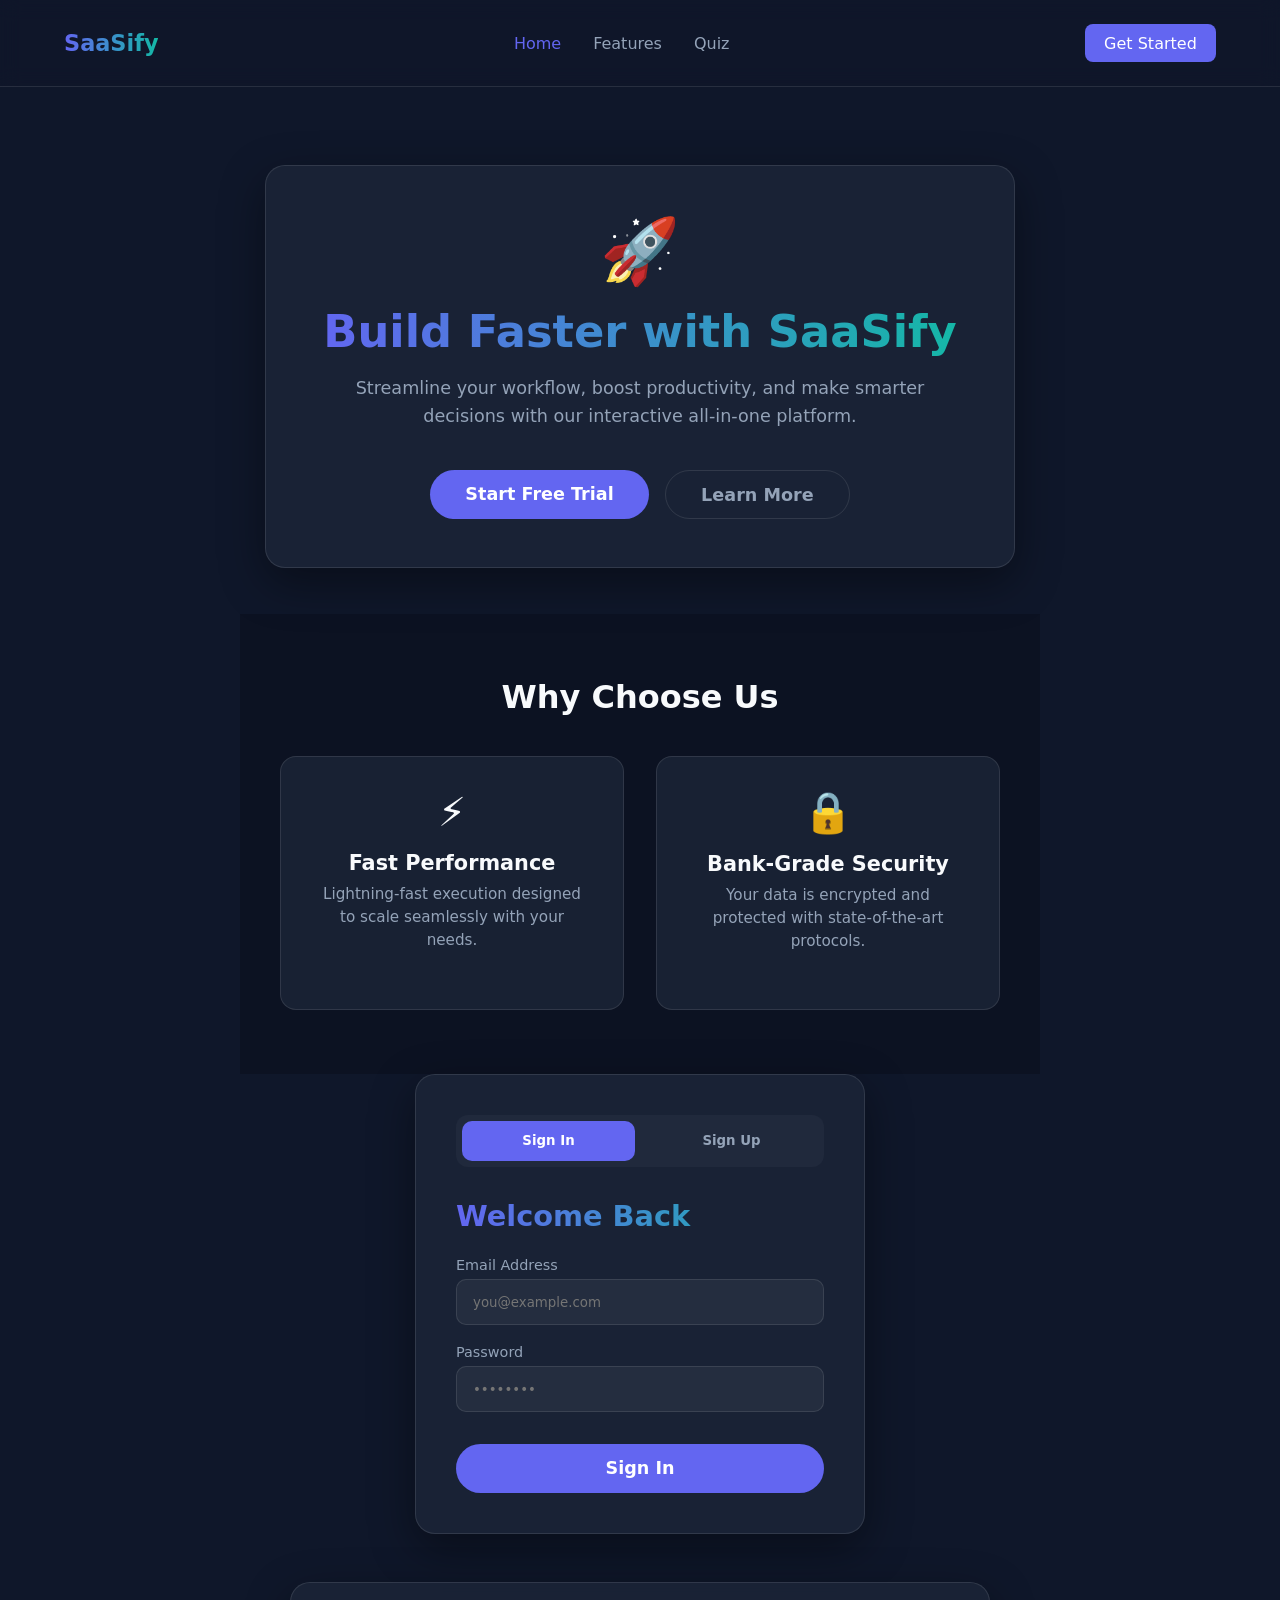
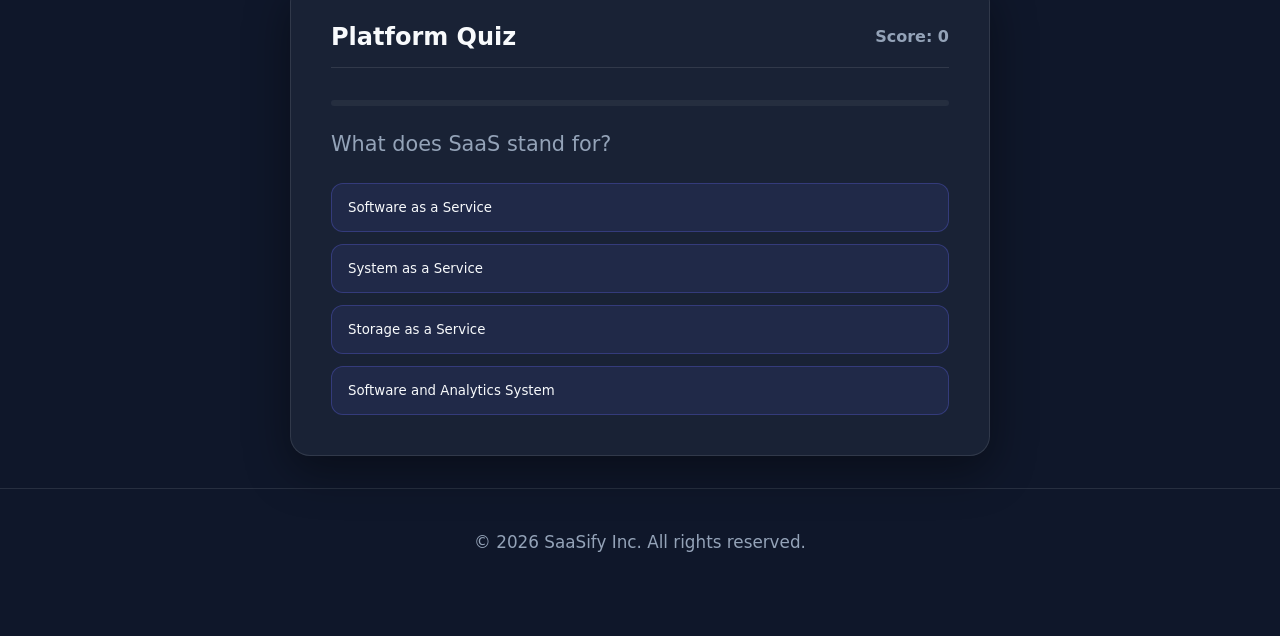
<file: index.html>
<!DOCTYPE html>
<html lang="en">
<head>
    <meta charset="UTF-8">
    <meta name="viewport" content="width=device-width, initial-scale=1.0">
    <title>SaaS Platform & Quiz</title>
    <!-- Linking CSS File -->
    <link rel="stylesheet" href="style.css">
</head>
<body>

    <!-- Navigation Bar -->
    <nav class="navbar">
        <div class="logo">SaaSify</div>
        <ul class="nav-links">
            <li><a href="#" class="active">Home</a></li>
            <li><a href="#features">Features</a></li>
            <li><a href="#quiz">Quiz</a></li>
        </ul>
        <a href="#auth" class="cta-button-nav">Get Started</a>
    </nav>

    <!-- Main Content Wrapper -->
    <div class="center-wrapper">
        <div class="container">

            <!-- Hero Section -->
            <section class="hero-section">
                <div class="hero-card">
                    <div class="icon">🚀</div>
                    <h1>Build Faster with SaaSify</h1>
                    <p>Streamline your workflow, boost productivity, and make smarter decisions with our interactive all-in-one platform.</p>
                    <div class="button-group">
                        <a href="#auth" class="cta-button">Start Free Trial</a>
                        <a href="#features" class="cta-button secondary-btn">Learn More</a>
                    </div>
                </div>
            </section>

            <!-- Features Section -->
            <section id="features" class="features-section">
                <h2 class="section-title">Why Choose Us</h2>
                <div class="features-grid">
                    <div class="feature-card">
                        <div class="feature-icon">⚡</div>
                        <h3>Fast Performance</h3>
                        <p>Lightning-fast execution designed to scale seamlessly with your needs.</p>
                    </div>
                    <div class="feature-card">
                        <div class="feature-icon">🔒</div>
                        <h3>Bank-Grade Security</h3>
                        <p>Your data is encrypted and protected with state-of-the-art protocols.</p>
                    </div>
                </div>
            </section>

            <!-- Authentication Form Section -->
            <section id="auth" class="form-container">
                <div class="form-toggle">
                    <button id="loginTabBtn" class="active" onclick="switchTab('login')">Sign In</button>
                    <button id="registerTabBtn" onclick="switchTab('register')">Sign Up</button>
                </div>

                <!-- Sign In Form -->
                <div id="loginForm" class="form-box">
                    <h2>Welcome Back</h2>
                    <form id="signInForm">
                        <div class="input-group">
                            <label>Email Address</label>
                            <input type="email" placeholder="you@example.com" required>
                        </div>
                        <div class="input-group">
                            <label>Password</label>
                            <input type="password" placeholder="••••••••" required>
                        </div>
                        <button type="submit" class="cta-button">Sign In</button>
                    </form>
                </div>

                <!-- Sign Up Form -->
                <div id="registerForm" class="form-box hide-form">
                    <h2>Create Account</h2>
                    <form id="signUpForm">
                        <div class="input-group">
                            <label>Full Name</label>
                            <input type="text" placeholder="John Doe" required>
                        </div>
                        <div class="input-group">
                            <label>Email Address</label>
                            <input type="email" placeholder="you@example.com" required>
                        </div>
                        <div class="input-group">
                            <label>Password</label>
                            <input type="password" placeholder="••••••••" required>
                        </div>
                        <button type="submit" class="cta-button">Create Account</button>
                    </form>
                </div>
            </section>

            <!-- Quiz Section -->
            <section id="quiz" class="quiz-container" style="margin-top: 3rem;">
                <div class="quiz-header">
                    <h2>Platform Quiz</h2>
                    <div class="stats">
                        <span>Score: <span id="score">0</span></span>
                    </div>
                </div>
                <div class="progress-bar"></div>
                <div id="quizBody">
                    <p id="questionText">Loading question...</p>
                    <div class="options-container" id="optionsContainer">
                        <!-- Options injected dynamically by JS -->
                    </div>
                </div>
                <div id="winnerSection" class="winner-section hide">
                    <div class="winner-trophy">🏆</div>
                    <h2>Congratulations!</h2>
                    <p>You completed the quiz successfully.</p>
                    <button class="cta-button" onclick="resetQuiz()">Try Again</button>
                </div>
            </section>

        </div>
    </div>

    <!-- Footer -->
    <footer>
        <p>&copy; 2026 SaaSify Inc. All rights reserved.</p>
    </footer>

    <!-- Linking JavaScript File -->
    <script src="script.js"></script>
</body>
</html>
</file>
<file: style.css>
/* ==========================================
   Root Variables & Resets
   ========================================== */
:root {
    --bg-color: #0f172a;
    --card-bg: rgba(30, 41, 59, 0.7);
    --accent-color: #6366f1;
    --accent-hover: #4f46e5;
    --text-main: #f8fafc;
    --text-muted: #94a3b8;
    --border-color: rgba(255, 255, 255, 0.1);
}

* {
    margin: 0;
    padding: 0;
    box-sizing: border-box;
    font-family: 'Segoe UI', system-ui, -apple-system, sans-serif;
}

body {
    background-color: var(--bg-color);
    color: var(--text-main);
    min-height: 100vh;
    overflow-x: hidden;
    display: flex;
    flex-direction: column;
}

/* ==========================================
   Centered Pages Layout
   ========================================== */
.center-wrapper {
    flex: 1;
    display: flex;
    justify-content: center;
    align-items: center;
    padding: 2rem 1rem;
}

.container {
    width: 100%;
    max-width: 800px;
}

/* ==========================================
   Animations
   ========================================== */
@keyframes fadeIn {
    from {
        opacity: 0;
        transform: translateY(20px);
    }
    to {
        opacity: 1;
        transform: translateY(0);
    }
}

@keyframes float {
    0%, 100% {
        transform: translateY(0);
    }
    50% {
        transform: translateY(-10px);
    }
}

@keyframes pulse {
    0%, 100% {
        box-shadow: 0 0 0 0 rgba(99, 102, 241, 0.4);
    }
    70% {
        box-shadow: 0 0 0 12px rgba(99, 102, 241, 0);
    }
}

/* ==========================================
   Card Styling
   ========================================== */
.card {
    background: var(--card-bg);
    backdrop-filter: blur(12px);
    -webkit-backdrop-filter: blur(12px);
    border: 1px solid var(--border-color);
    border-radius: 20px;
    padding: 3rem;
    box-shadow: 0 15px 35px rgba(0, 0, 0, 0.3);
    animation: fadeIn 0.8s ease-out forwards;
    text-align: center;
    transition: transform 0.3s ease, box-shadow 0.3s ease;
}

.card:hover {
    transform: translateY(-5px);
    box-shadow: 0 20px 40px rgba(0, 0, 0, 0.4);
}

.card .icon {
    font-size: 3.5rem;
    margin-bottom: 1.5rem;
    display: inline-block;
    animation: float 4s ease-in-out infinite;
}

h1 {
    font-size: 2.5rem;
    font-weight: 700;
    margin-bottom: 1.2rem;
    background: linear-gradient(90deg, #6366f1, #14b8a6);
    -webkit-background-clip: text;
    -webkit-text-fill-color: transparent;
}

p {
    color: var(--text-muted);
    font-size: 1.05rem;
    line-height: 1.6;
    margin-bottom: 2.5rem;
}

/* ==========================================
   Buttons and Group Elements
   ========================================== */
.button-group {
    display: flex;
    justify-content: center;
    gap: 1rem;
    flex-wrap: wrap;
    margin-top: 1rem;
}

.cta-button {
    background: var(--accent-color);
    color: white;
    padding: 0.85rem 2.2rem;
    font-size: 1.1rem;
    font-weight: 600;
    border: none;
    border-radius: 30px;
    cursor: pointer;
    transition: all 0.3s cubic-bezier(0.4, 0, 0.2, 1);
    text-decoration: none;
    display: inline-block;
    animation: pulse 3s infinite;
}

.cta-button:hover {
    background: var(--accent-hover);
    transform: translateY(-3px);
}

.secondary-btn {
    background: transparent;
    border: 1px solid var(--border-color);
    color: var(--text-muted);
    animation: none;
}

.secondary-btn:hover {
    background: rgba(255, 255, 255, 0.05);
    color: var(--text-main);
}

/* ==========================================
   Dashboard Feature Items
   ========================================== */
.features {
    display: flex;
    flex-direction: column;
    gap: 15px;
    text-align: left;
    margin-top: 2rem;
    margin-bottom: 2rem;
}

.feature-item {
    background: rgba(99, 102, 241, 0.1);
    border: 1px solid rgba(99, 102, 241, 0.2);
    padding: 1.1rem 1.4rem;
    border-radius: 12px;
    color: var(--text-main);
    font-weight: 600;
    text-decoration: none;
    display: block;
    transition: all 0.2s ease;
}

.feature-item:hover {
    background: rgba(99, 102, 241, 0.25);
    border-color: var(--accent-color);
    transform: translateX(3px);
}

/* ==========================================
   Sign In / Sign Up Forms
   ========================================== */
.form-container {
    width: 100%;
    max-width: 450px;
    background: var(--card-bg);
    backdrop-filter: blur(16px);
    -webkit-backdrop-filter: blur(16px);
    border: 1px solid var(--border-color);
    border-radius: 20px;
    padding: 2.5rem;
    box-shadow: 0 15px 45px rgba(0, 0, 0, 0.4);
    animation: fadeIn 0.5s ease-out forwards;
    margin: auto;
}

.form-toggle {
    display: flex;
    gap: 10px;
    margin-bottom: 2rem;
    background: rgba(255, 255, 255, 0.03);
    padding: 6px;
    border-radius: 12px;
}

.form-toggle button {
    flex: 1;
    background: transparent;
    border: none;
    color: var(--text-muted);
    padding: 0.8rem;
    border-radius: 10px;
    cursor: pointer;
    font-weight: 600;
    transition: all 0.3s ease;
}

.form-toggle button.active {
    background: var(--accent-color);
    color: #ffffff;
}

.form-box h2 {
    font-size: 1.8rem;
    margin-bottom: 1.5rem;
    background: linear-gradient(90deg, #6366f1, #14b8a6);
    -webkit-background-clip: text;
    -webkit-text-fill-color: transparent;
}

.input-group {
    margin-bottom: 1.2rem;
    display: flex;
    flex-direction: column;
    gap: 6px;
    text-align: left;
}

.input-group label {
    font-size: 0.9rem;
    color: var(--text-muted);
}

.input-group input, .input-group select {
    background: rgba(255, 255, 255, 0.05);
    border: 1px solid var(--border-color);
    color: var(--text-main);
    padding: 0.9rem 1rem;
    border-radius: 10px;
    outline: none;
    width: 100%;
    transition: border-color 0.2s;
}

.input-group input:focus, .input-group select:focus {
    border-color: var(--accent-color);
}

.form-box .cta-button {
    width: 100%;
    margin-top: 0.8rem;
    padding: 0.9rem;
    border: none;
}

.hide-form {
    display: none;
}

/* ==========================================
   Quiz Section
   ========================================== */
.quiz-container {
    width: 100%;
    max-width: 700px;
    background: var(--card-bg);
    backdrop-filter: blur(16px);
    -webkit-backdrop-filter: blur(16px);
    border: 1px solid var(--border-color);
    border-radius: 20px;
    padding: 2.5rem;
    box-shadow: 0 15px 45px rgba(0, 0, 0, 0.4);
    animation: fadeIn 0.6s ease-out forwards;
    color: var(--text-main);
    margin: auto;
}

.quiz-header {
    display: flex;
    justify-content: space-between;
    align-items: center;
    margin-bottom: 2rem;
    border-bottom: 1px solid var(--border-color);
    padding-bottom: 1rem;
}

.stats {
    display: flex;
    gap: 20px;
    font-weight: bold;
    color: var(--text-muted);
}

.progress-bar {
    background: rgba(255, 255, 255, 0.05);
    border-radius: 10px;
    height: 6px;
    margin-bottom: 1.5rem;
    overflow: hidden;
}

#questionText {
    font-size: 1.3rem;
    margin-bottom: 1.5rem;
    line-height: 1.4;
}

.options-container {
    display: flex;
    flex-direction: column;
    gap: 12px;
}

.option-btn {
    background: rgba(99, 102, 241, 0.1);
    border: 1px solid rgba(99, 102, 241, 0.3);
    color: var(--text-main);
    padding: 1rem;
    border-radius: 12px;
    text-align: left;
    cursor: pointer;
    font-weight: 500;
    transition: all 0.2s;
}

.option-btn:hover {
    background: rgba(99, 102, 241, 0.3);
    border-color: var(--accent-color);
    transform: translateY(-2px);
}

.winner-section {
    text-align: center;
    padding: 3rem 0;
}

.winner-trophy {
    font-size: 5rem;
    animation: float 3s infinite ease-in-out;
}

.hide {
    display: none;
}

/* ==========================================
   Navigation Bar 
   ========================================== */
.navbar {
    display: flex;
    justify-content: space-between;
    align-items: center;
    padding: 1.5rem 5%;
    background: rgba(15, 23, 42, 0.6);
    backdrop-filter: blur(10px);
    border-bottom: 1px solid var(--border-color);
    position: sticky;
    top: 0;
    z-index: 100;
}

.navbar .logo {
    font-size: 1.4rem;
    font-weight: 700;
    background: linear-gradient(90deg, #6366f1, #14b8a6);
    -webkit-background-clip: text;
    -webkit-text-fill-color: transparent;
}

.nav-links {
    display: flex;
    gap: 2rem;
    list-style: none;
}

.nav-links a {
    color: var(--text-muted);
    text-decoration: none;
    font-weight: 500;
    transition: color 0.2s;
}

.nav-links a:hover, .nav-links a.active {
    color: var(--accent-color);
}

.cta-button-nav {
    background: var(--accent-color);
    color: #fff;
    padding: 0.6rem 1.2rem;
    border-radius: 8px;
    text-decoration: none;
    font-weight: 500;
}

/* ==========================================
   Hero Section Layout
   ========================================== */
.hero-section {
    display: flex;
    justify-content: center;
    align-items: center;
    min-height: 55vh;
    padding: 2rem 1rem;
    text-align: center;
}

.hero-card {
    background: var(--card-bg);
    border: 1px solid var(--border-color);
    border-radius: 20px;
    padding: 3rem;
    max-width: 750px;
    box-shadow: 0 15px 45px rgba(0, 0, 0, 0.4);
    animation: fadeIn 0.8s ease-out forwards;
}

.hero-card .icon {
    font-size: 4rem;
    margin-bottom: 1rem;
    animation: float 4s ease-in-out infinite;
}

.hero-card h1 {
    font-size: 2.8rem;
    margin-bottom: 1rem;
}

.hero-card p {
    font-size: 1.1rem;
    color: var(--text-muted);
    line-height: 1.6;
    margin-bottom: 2.5rem;
}

/* ==========================================
   Features Section
   ========================================== */
.features-section {
    padding: 4rem 5%;
    background: rgba(0, 0, 0, 0.2);
    text-align: center;
}

.section-title {
    font-size: 2rem;
    margin-bottom: 2.5rem;
}

.features-grid {
    display: grid;
    grid-template-columns: repeat(auto-fit, minmax(280px, 1fr));
    gap: 2rem;
    max-width: 1100px;
    margin: 0 auto;
}

.feature-card {
    background: var(--card-bg);
    border: 1px solid var(--border-color);
    border-radius: 16px;
    padding: 2rem;
    transition: transform 0.2s, box-shadow 0.2s;
}

.feature-card:hover {
    transform: translateY(-5px);
    box-shadow: 0 10px 20px rgba(0, 0, 0, 0.3);
}

.feature-icon {
    font-size: 2.5rem;
    margin-bottom: 1rem;
}

.feature-card h3 {
    font-size: 1.3rem;
    margin-bottom: 0.5rem;
}

.feature-card p {
    font-size: 0.95rem;
    color: var(--text-muted);
    line-height: 1.5;
    margin-bottom: 1.5rem;
}

/* ==========================================
   Footer
   ========================================== */
footer {
    text-align: center;
    padding: 2.5rem;
    border-top: 1px solid var(--border-color);
    color: var(--text-muted);
    font-size: 0.9rem;
}

/* ==========================================
   Responsive Adjustments
   ========================================== */
@media (max-width: 600px) {
    .card {
        padding: 2rem 1.5rem;
    }
    h1 {
        font-size: 1.8rem;
    }
    .form-container {
        padding: 1.8rem;
    }
}
</file>
